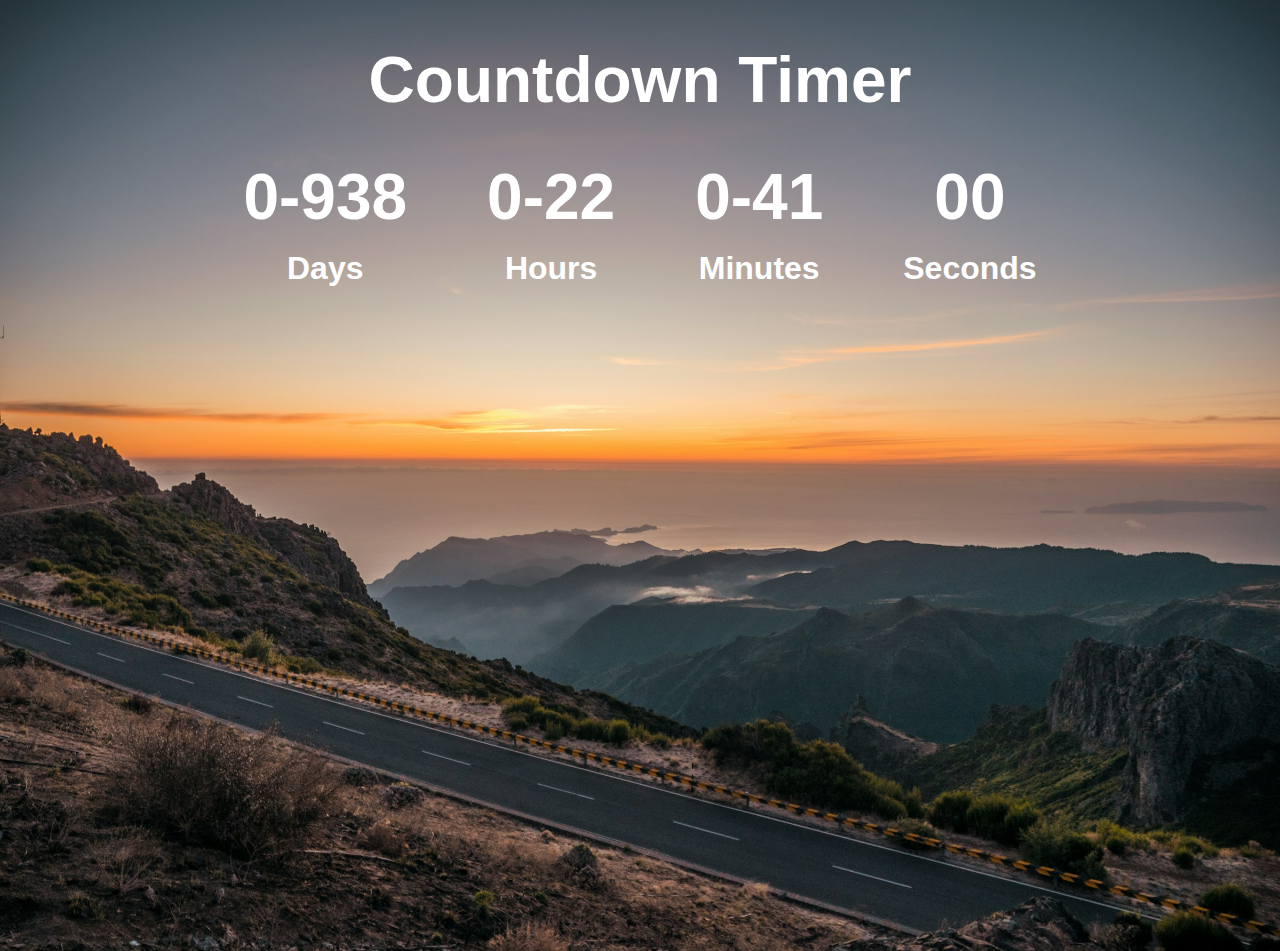
<file: countdown/countdown.html>
<!DOCTYPE html>
<html lang="en">
<head>
    <meta charset="UTF-8">
    <meta name="viewport" content="width=device-width, initial-scale=1.0">
    <link rel="stylesheet" href="style.css">
    <title>Document</title>
</head>
<body>
    <h1>Countdown Timer</h1>
    <div class="countdown-container">
       <div class="min-c">
        <p id="days">0</p>
        <span>Days</span>
       </div>
       <div class="min-c">
        <p id="hours">0</p>
        <span>Hours</span>
       </div>
       <div class="min-c">
        <p id="mins">0</p>
        <span>Minutes</span>
        </div>
       <div class="min-c">
        <p id="seconds">0</p>
        <span>Seconds</span>
        </div>
    </div>
    <script src="./countdown.js"></script>
</body>
</html>
</file>
<file: countdown/style.css>
*{
    margin:none;
    box-sizing: border-box;
    font-family:Arial, Helvetica, sans-serif;
    font-weight: 700;
    color:white;
}
body{
    background-image: url("./road.jpg");
    min-height: 100svh;
    background-position: center;
   background-size:cover;
}
.countdown-container{
    display: flex;
    gap:5rem;
    justify-content: center;
    align-items: center;
}
h1{
    text-align: center;
    font-size: 4rem;
}
p{
    font-size: 4rem;
    margin:0;
    padding-bottom:1rem;
}
span{
    font-size:2rem;
    margin:0;
}

.min-c{
    display:flex;
    flex-direction: column;
    justify-content: center;
    align-items: center;
}

@media(max-width:700px){
    .countdown-container{
        gap:3rem;
        flex-direction: column;
    }
    h1{
        font-size:3rem;
    }
}
</file>
